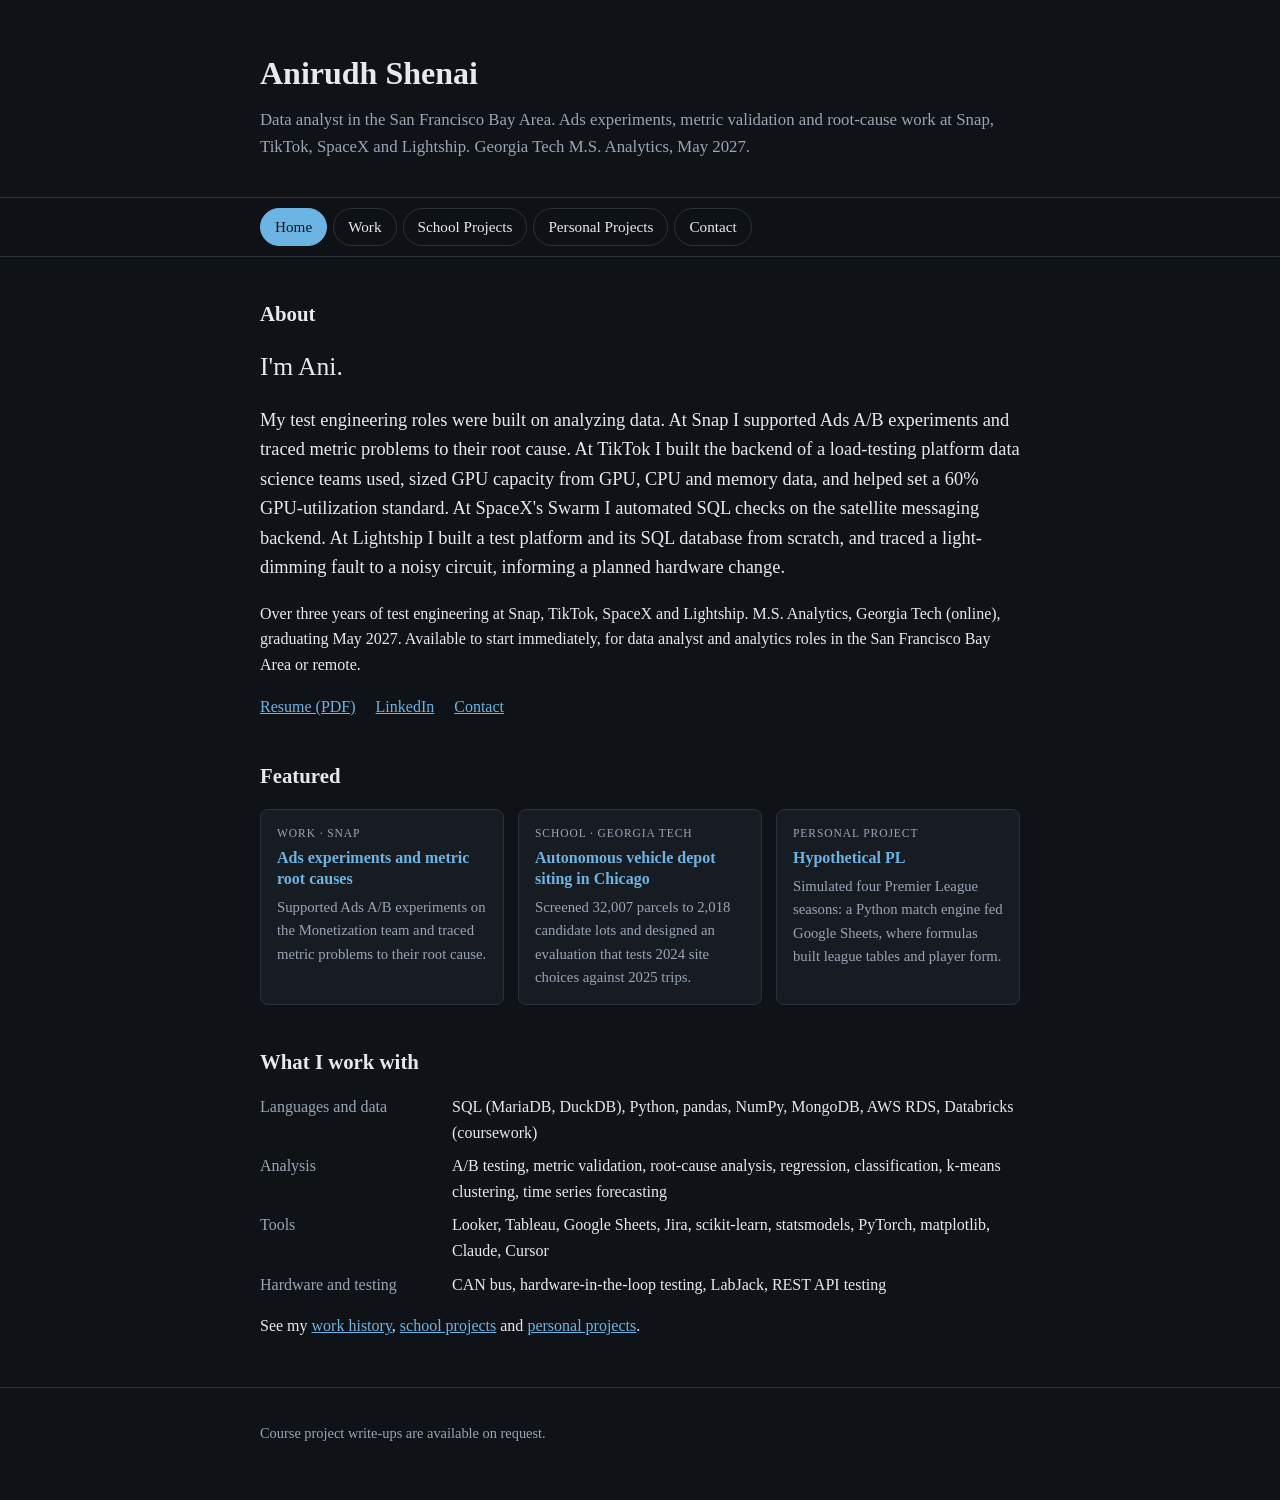
<file: index.html>
<!DOCTYPE html>
<html lang="en">
<head>
  <meta charset="utf-8">
  <meta name="viewport" content="width=device-width, initial-scale=1">
  <title>Home | Anirudh Shenai</title>
  <meta name="description" content="Anirudh Shenai: data analyst in the San Francisco Bay Area with over three years of test engineering built on data analysis at Snap, TikTok, SpaceX and Lightship.">
  <link rel="stylesheet" href="style.css">
</head>
<body>
  <header>
    <div class="wrap">
      <h1>Anirudh Shenai</h1>
      <p class="tagline">Data analyst in the San Francisco Bay Area. Ads experiments, metric validation and root-cause work at Snap, TikTok, SpaceX and Lightship. Georgia Tech M.S. Analytics, May 2027.</p>
    </div>
  </header>
  <div class="navbar">
    <div class="wrap">
      <nav aria-label="Main">
        <ul><li><a href="index.html" aria-current="page">Home</a></li><li><a href="work.html">Work</a></li><li><a href="school-projects.html">School Projects</a></li><li><a href="personal-projects.html">Personal Projects</a></li><li><a href="contact.html">Contact</a></li></ul>
      </nav>
    </div>
  </div>

  <main class="wrap">
    <section>
      <h2>About</h2>
      <div class="intro">
        <p class="hi">I'm Ani.</p>
        <p>My test engineering roles were built on analyzing data. At Snap I supported Ads A/B experiments and traced metric problems to their root cause. At TikTok I built the backend of a load-testing platform data science teams used, sized GPU capacity from GPU, CPU and memory data, and helped set a 60% GPU-utilization standard. At SpaceX's Swarm I automated SQL checks on the satellite messaging backend. At Lightship I built a test platform and its SQL database from scratch, and traced a light-dimming fault to a noisy circuit, informing a planned hardware change.</p>
      </div>
      <p>Over three years of test engineering at Snap, TikTok, SpaceX and Lightship. M.S. Analytics, Georgia Tech (online), graduating May 2027. Available to start immediately, for data analyst and analytics roles in the San Francisco Bay Area or remote.</p>
      <ul class="links quick">
        <li><a href="Anirudh_Shenai_Resume.pdf">Resume (PDF)</a></li>
        <li><a href="https://www.linkedin.com/in/aashenai">LinkedIn</a></li>
        <li><a href="contact.html">Contact</a></li>
      </ul>
    </section>
    <section>
      <h2>Featured</h2>
      <div class="featured">
        <a class="feature" href="work.html#snap">
          <span class="feature-kicker">Work &middot; Snap</span>
          <span class="feature-title">Ads experiments and metric root causes</span>
          <span class="feature-text">Supported Ads A/B experiments on the Monetization team and traced metric problems to their root cause.</span>
        </a>
        <a class="feature" href="school-projects.html#depot">
          <span class="feature-kicker">School &middot; Georgia Tech</span>
          <span class="feature-title">Autonomous vehicle depot siting in Chicago</span>
          <span class="feature-text">Screened 32,007 parcels to 2,018 candidate lots and designed an evaluation that tests 2024 site choices against 2025 trips.</span>
        </a>
        <a class="feature" href="personal-projects.html#hypothetical-pl">
          <span class="feature-kicker">Personal project</span>
          <span class="feature-title">Hypothetical PL</span>
          <span class="feature-text">Simulated four Premier League seasons: a Python match engine fed Google Sheets, where formulas built league tables and player form.</span>
        </a>
      </div>
    </section>
    <section>
      <h2>What I work with</h2>
      <dl class="skills">
        <dt>Languages and data</dt>
        <dd>SQL (MariaDB, DuckDB), Python, pandas, NumPy, MongoDB, AWS RDS, Databricks (coursework)</dd>
        <dt>Analysis</dt>
        <dd>A/B testing, metric validation, root-cause analysis, regression, classification, k-means clustering, time series forecasting</dd>
        <dt>Tools</dt>
        <dd>Looker, Tableau, Google Sheets, Jira, scikit-learn, statsmodels, PyTorch, matplotlib, Claude, Cursor</dd>
        <dt>Hardware and testing</dt>
        <dd>CAN bus, hardware-in-the-loop testing, LabJack, REST API testing</dd>
      </dl>
      <p>See my <a href="work.html">work history</a>, <a href="school-projects.html">school projects</a> and <a href="personal-projects.html">personal projects</a>.</p>
    </section>
  </main>

  <footer>
    <div class="wrap">
      <p>Course project write-ups are available on request.</p>
    </div>
  </footer>
</body>
</html>
</file>
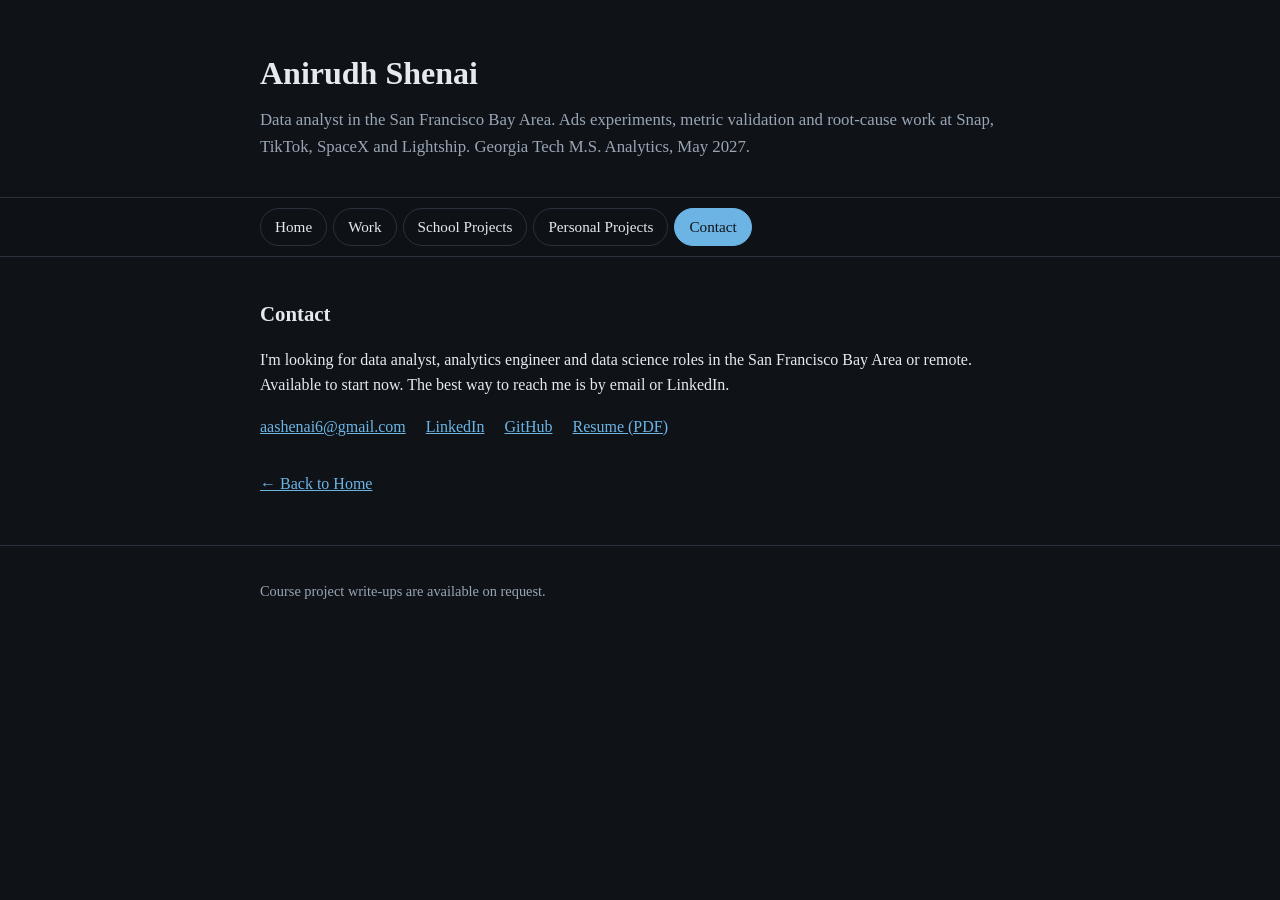
<file: contact.html>
<!DOCTYPE html>
<html lang="en">
<head>
  <meta charset="utf-8">
  <meta name="viewport" content="width=device-width, initial-scale=1">
  <title>Contact | Anirudh Shenai</title>
  <meta name="description" content="Contact Anirudh Shenai, data analyst in the San Francisco Bay Area.">
  <link rel="stylesheet" href="style.css">
</head>
<body>
  <header>
    <div class="wrap">
      <h1>Anirudh Shenai</h1>
      <p class="tagline">Data analyst in the San Francisco Bay Area. Ads experiments, metric validation and root-cause work at Snap, TikTok, SpaceX and Lightship. Georgia Tech M.S. Analytics, May 2027.</p>
    </div>
  </header>
  <div class="navbar">
    <div class="wrap">
      <nav aria-label="Main">
        <ul><li><a href="index.html">Home</a></li><li><a href="work.html">Work</a></li><li><a href="school-projects.html">School Projects</a></li><li><a href="personal-projects.html">Personal Projects</a></li><li><a href="contact.html" aria-current="page">Contact</a></li></ul>
      </nav>
    </div>
  </div>

  <main class="wrap">
    <section>
      <h2>Contact</h2>
      <p>I'm looking for data analyst, analytics engineer and data science roles in the San Francisco Bay Area or remote. Available to start now. The best way to reach me is by email or LinkedIn.</p>
      <ul class="links">
        <li><a href="mailto:aashenai6@gmail.com">aashenai6@gmail.com</a></li>
        <li><a href="https://www.linkedin.com/in/aashenai">LinkedIn</a></li>
        <li><a href="https://github.com/ani-s77">GitHub</a></li>
        <li><a href="Anirudh_Shenai_Resume.pdf">Resume (PDF)</a></li>
      </ul>
    </section>
    <p class="back"><a href="index.html">&larr; Back to Home</a></p>
  </main>

  <footer>
    <div class="wrap">
      <p>Course project write-ups are available on request.</p>
    </div>
  </footer>
</body>
</html>
</file>
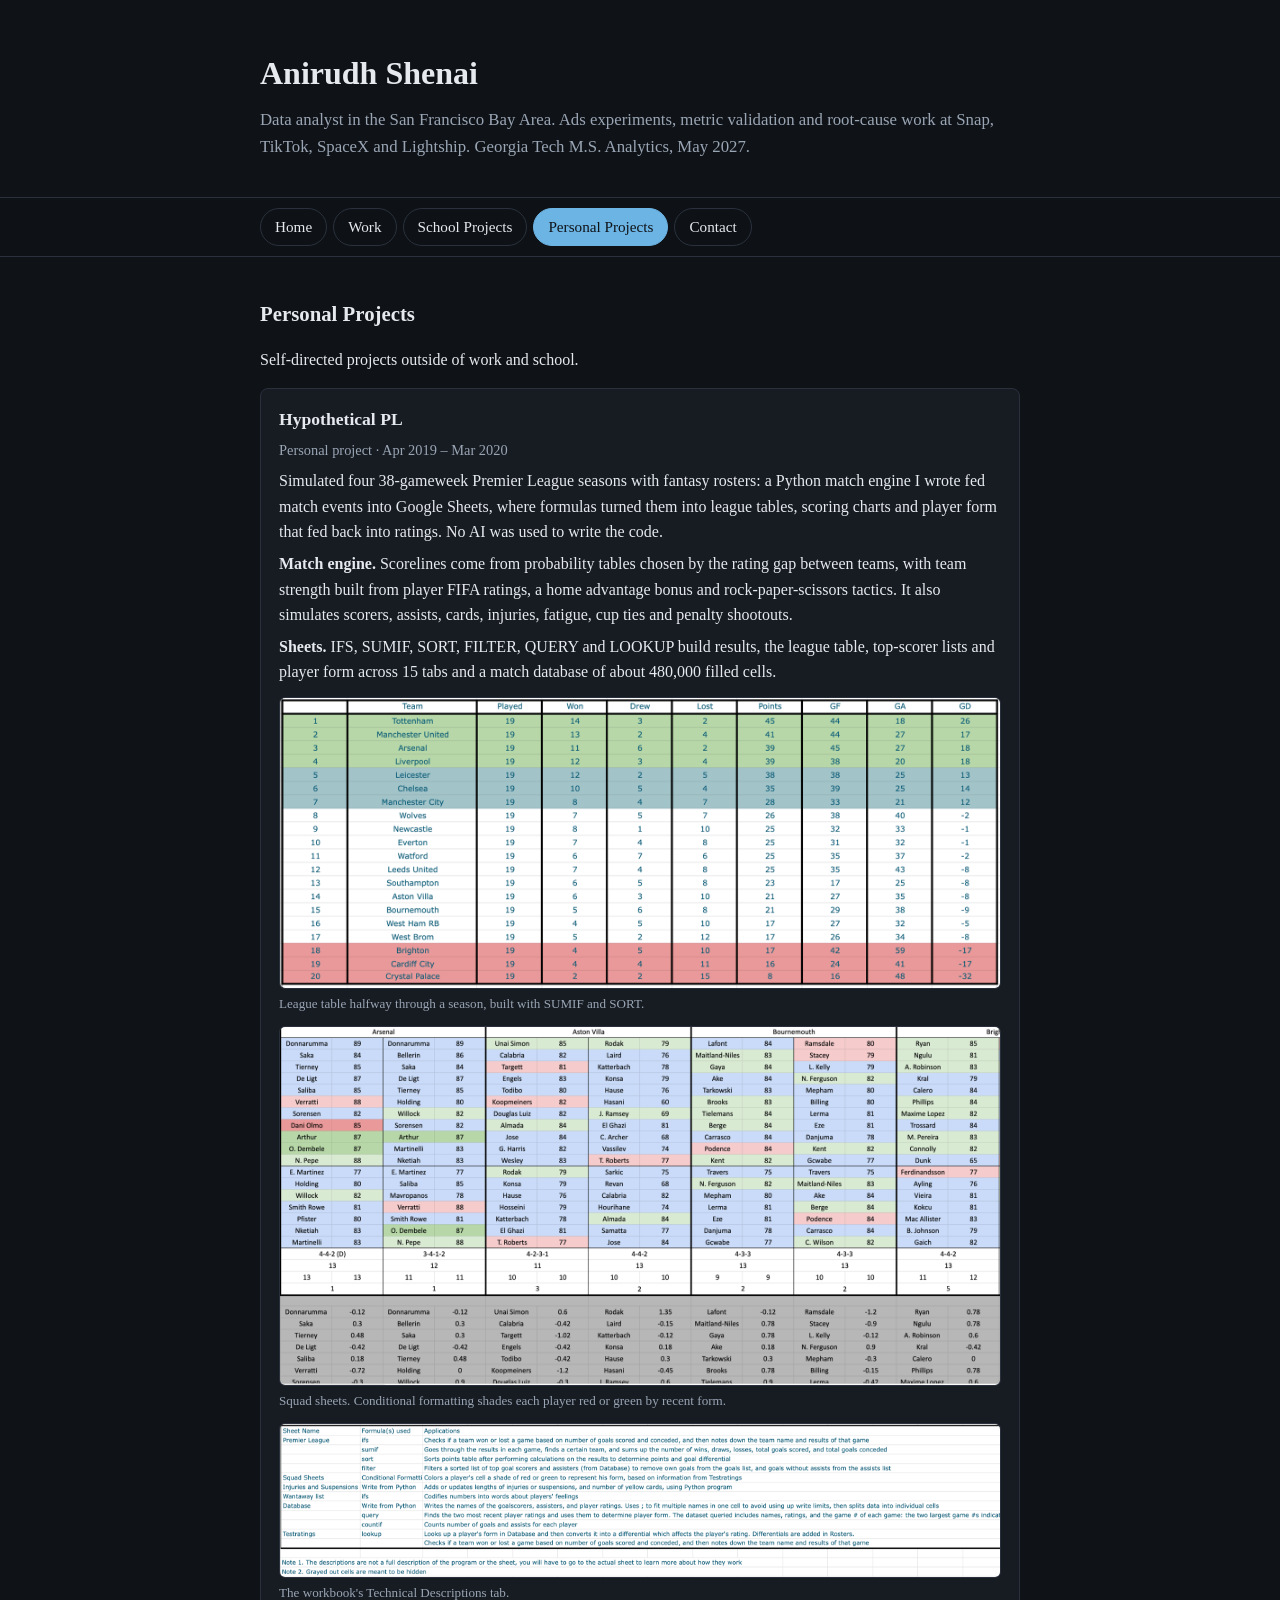
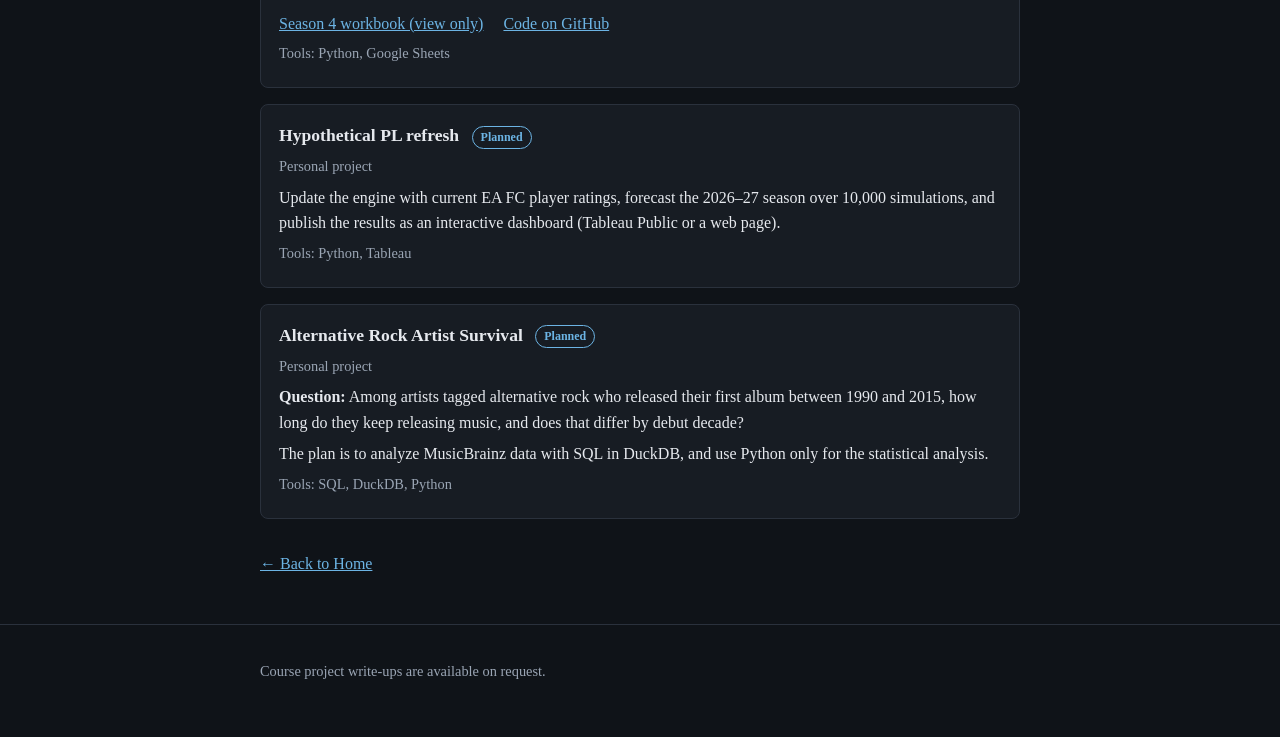
<file: personal-projects.html>
<!DOCTYPE html>
<html lang="en">
<head>
  <meta charset="utf-8">
  <meta name="viewport" content="width=device-width, initial-scale=1">
  <title>Personal Projects | Anirudh Shenai</title>
  <meta name="description" content="Personal data projects by Anirudh Shenai, data analyst in the San Francisco Bay Area.">
  <link rel="stylesheet" href="style.css">
</head>
<body>
  <header>
    <div class="wrap">
      <h1>Anirudh Shenai</h1>
      <p class="tagline">Data analyst in the San Francisco Bay Area. Ads experiments, metric validation and root-cause work at Snap, TikTok, SpaceX and Lightship. Georgia Tech M.S. Analytics, May 2027.</p>
    </div>
  </header>
  <div class="navbar">
    <div class="wrap">
      <nav aria-label="Main">
        <ul><li><a href="index.html">Home</a></li><li><a href="work.html">Work</a></li><li><a href="school-projects.html">School Projects</a></li><li><a href="personal-projects.html" aria-current="page">Personal Projects</a></li><li><a href="contact.html">Contact</a></li></ul>
      </nav>
    </div>
  </div>

  <main class="wrap">
    <section>
      <h2>Personal Projects</h2>
      <p>Self-directed projects outside of work and school.</p>

      <article class="project" id="hypothetical-pl">
        <h3>Hypothetical PL</h3>
        <p class="meta">Personal project &middot; Apr 2019 &ndash; Mar 2020</p>
        <p>Simulated four 38-gameweek Premier League seasons with fantasy rosters: a Python match engine I wrote fed match events into Google Sheets, where formulas turned them into league tables, scoring charts and player form that fed back into ratings. No AI was used to write the code.</p>
        <p><strong>Match engine.</strong> Scorelines come from probability tables chosen by the rating gap between teams, with team strength built from player FIFA ratings, a home advantage bonus and rock-paper-scissors tactics. It also simulates scorers, assists, cards, injuries, fatigue, cup ties and penalty shootouts.</p>
        <p><strong>Sheets.</strong> IFS, SUMIF, SORT, FILTER, QUERY and LOOKUP build results, the league table, top-scorer lists and player form across 15 tabs and a match database of about 480,000 filled cells.</p>
        <figure class="figure shot"><img src="img/hpl-league-table.png" alt="Simulated Premier League table at the halfway point, with places, wins, draws, losses, points and goal difference" loading="lazy"><figcaption>League table halfway through a season, built with SUMIF and SORT.</figcaption></figure>
        <figure class="figure shot"><img src="img/hpl-squad-form.png" alt="Squad sheets for several teams with player ratings, cells shaded red or green by form" loading="lazy"><figcaption>Squad sheets. Conditional formatting shades each player red or green by recent form.</figcaption></figure>
        <figure class="figure shot"><img src="img/hpl-technical-descriptions.png" alt="Technical Descriptions tab listing each sheet, the formulas it uses and what they do" loading="lazy"><figcaption>The workbook's Technical Descriptions tab.</figcaption></figure>
        <ul class="links">
          <li><a href="https://docs.google.com/spreadsheets/d/1QxcviNd2_41C7n80YJP0qMjTAd_sKYSXLIig0c9iI7s/edit?usp=sharing">Season 4 workbook (view only)</a></li>
          <li><a href="https://github.com/ani-s77/soccer">Code on GitHub</a></li>
        </ul>
        <p class="tools">Tools: Python, Google Sheets</p>
      </article>

      <article class="project" id="hypothetical-pl-refresh">
        <h3>Hypothetical PL refresh <span class="status">Planned</span></h3>
        <p class="meta">Personal project</p>
        <p>Update the engine with current EA FC player ratings, forecast the 2026&ndash;27 season over 10,000 simulations, and publish the results as an interactive dashboard (Tableau Public or a web page).</p>
        <p class="tools">Tools: Python, Tableau</p>
      </article>

      <article class="project">
        <h3>Alternative Rock Artist Survival <span class="status">Planned</span></h3>
        <p class="meta">Personal project</p>
        <p><strong>Question:</strong> Among artists tagged alternative rock who released their first album between 1990 and 2015, how long do they keep releasing music, and does that differ by debut decade?</p>
        <p>The plan is to analyze MusicBrainz data with SQL in DuckDB, and use Python only for the statistical analysis.</p>
        <p class="tools">Tools: SQL, DuckDB, Python</p>
      </article>
    </section>
    <p class="back"><a href="index.html">&larr; Back to Home</a></p>
  </main>

  <footer>
    <div class="wrap">
      <p>Course project write-ups are available on request.</p>
    </div>
  </footer>
</body>
</html>
</file>
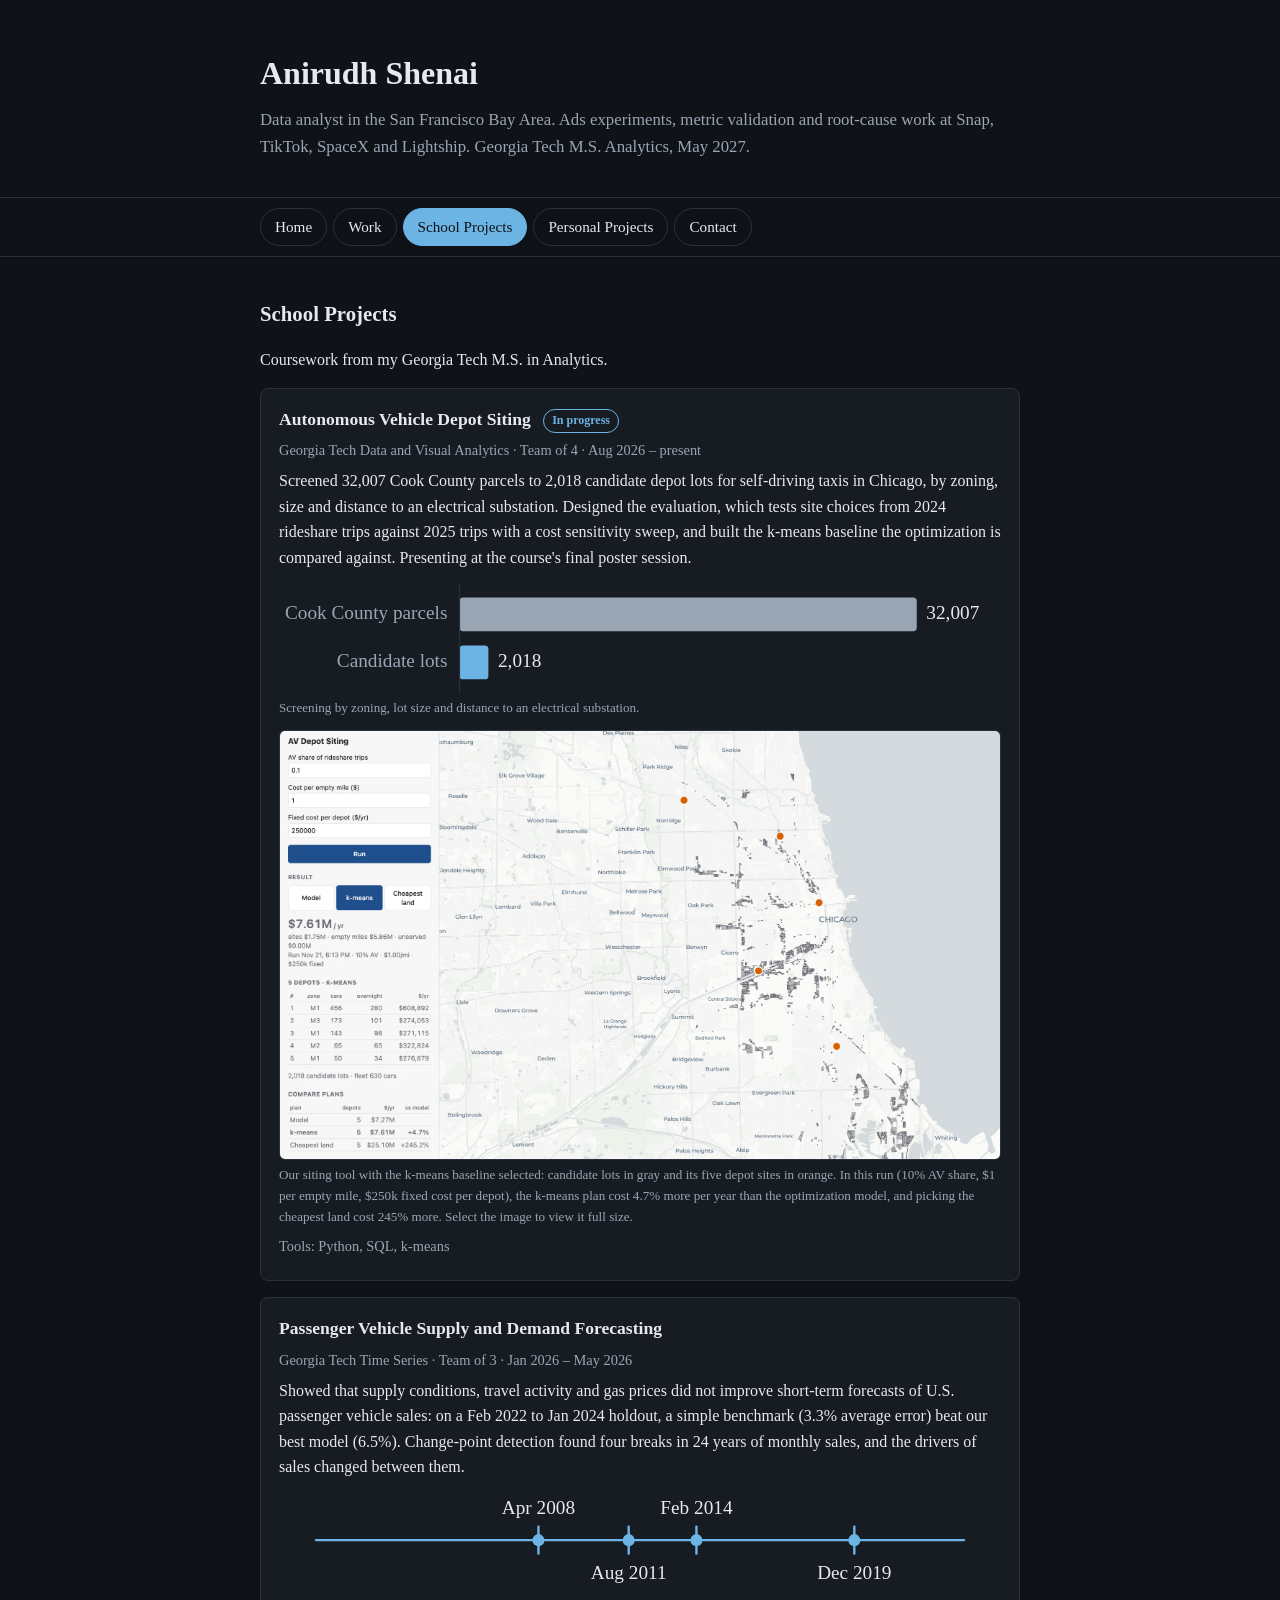
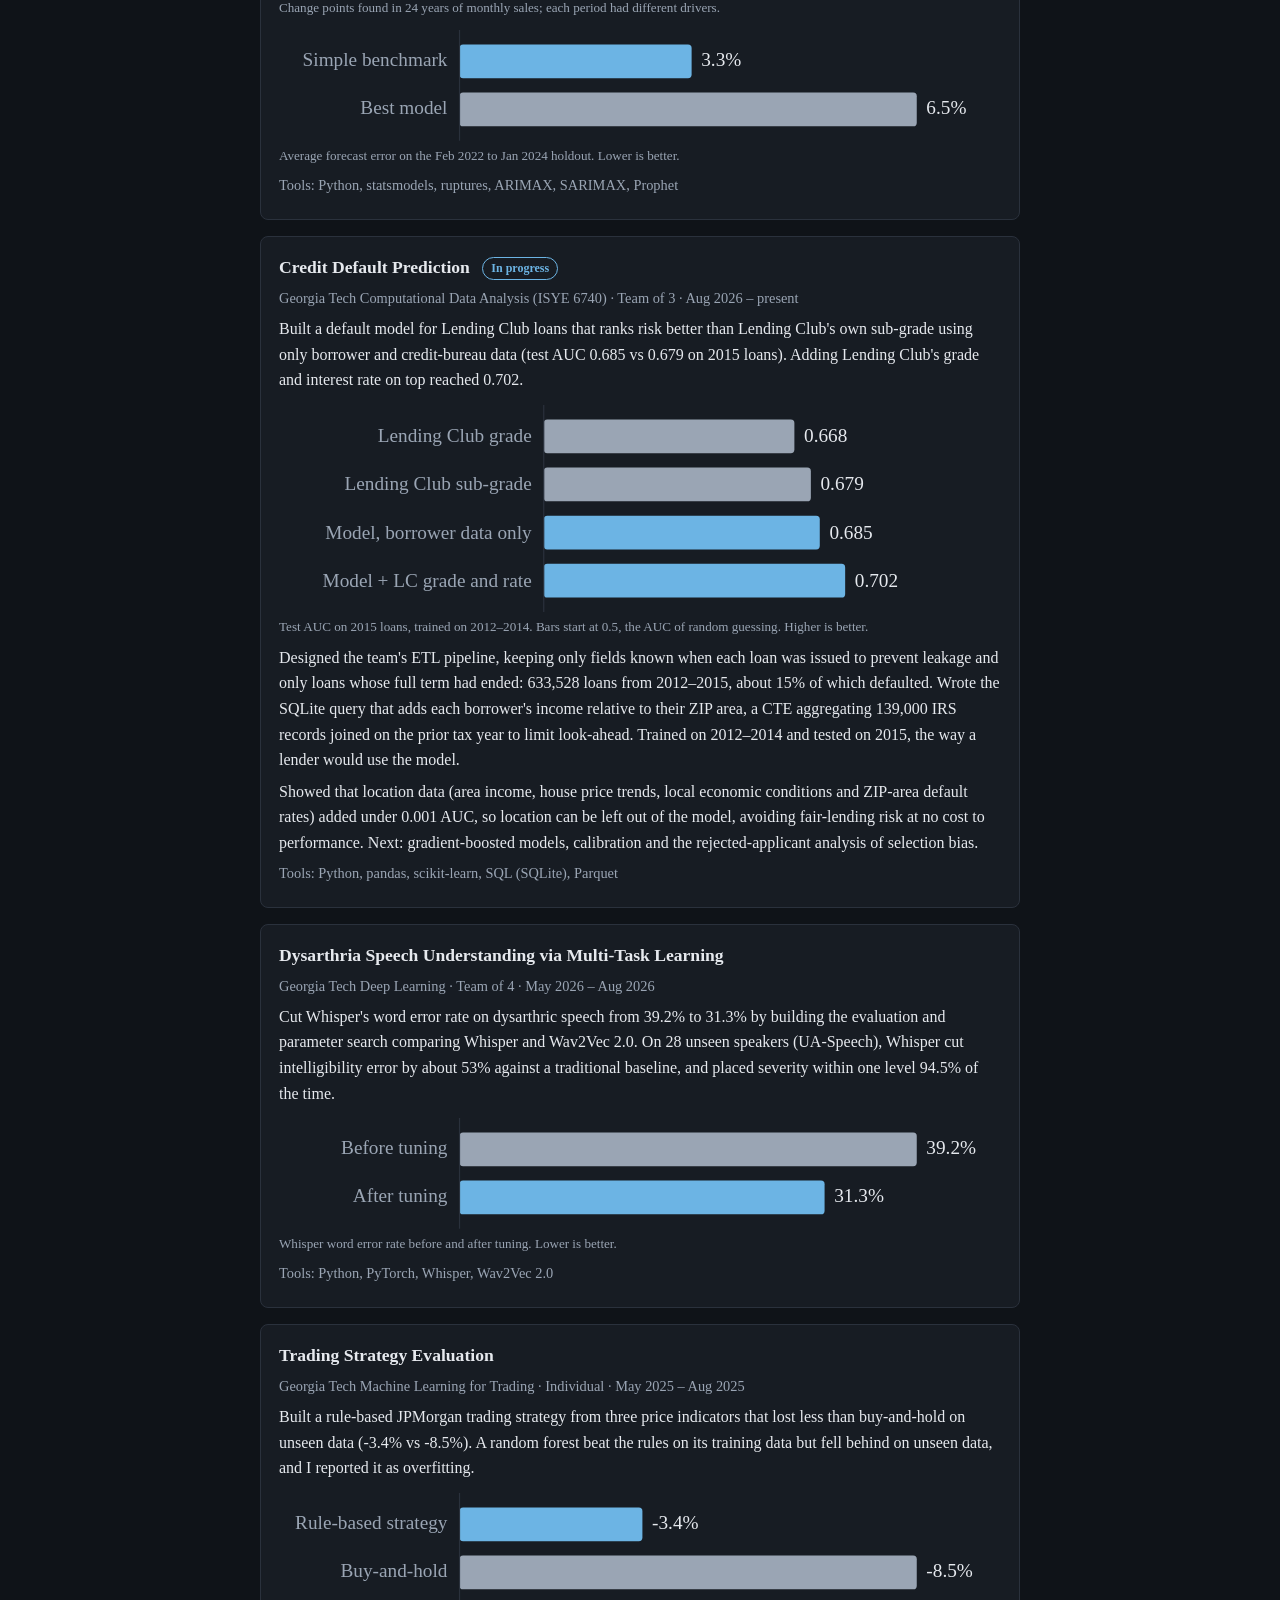
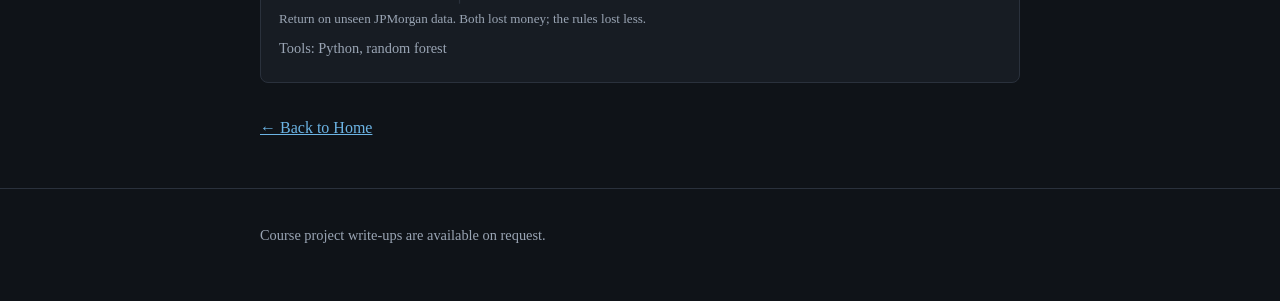
<file: school-projects.html>
<!DOCTYPE html>
<html lang="en">
<head>
  <meta charset="utf-8">
  <meta name="viewport" content="width=device-width, initial-scale=1">
  <title>School Projects | Anirudh Shenai</title>
  <meta name="description" content="Georgia Tech M.S. Analytics course projects by Anirudh Shenai, data analyst in the San Francisco Bay Area.">
  <link rel="stylesheet" href="style.css">
</head>
<body>
  <header>
    <div class="wrap">
      <h1>Anirudh Shenai</h1>
      <p class="tagline">Data analyst in the San Francisco Bay Area. Ads experiments, metric validation and root-cause work at Snap, TikTok, SpaceX and Lightship. Georgia Tech M.S. Analytics, May 2027.</p>
    </div>
  </header>
  <div class="navbar">
    <div class="wrap">
      <nav aria-label="Main">
        <ul><li><a href="index.html">Home</a></li><li><a href="work.html">Work</a></li><li><a href="school-projects.html" aria-current="page">School Projects</a></li><li><a href="personal-projects.html">Personal Projects</a></li><li><a href="contact.html">Contact</a></li></ul>
      </nav>
    </div>
  </div>

  <main class="wrap">
    <section>
      <h2>School Projects</h2>
      <p>Coursework from my Georgia Tech M.S. in Analytics.</p>

      <article class="project" id="depot">
        <h3>Autonomous Vehicle Depot Siting <span class="status">In progress</span></h3>
        <p class="meta">Georgia Tech Data and Visual Analytics &middot; Team of 4 &middot; Aug 2026 &ndash; present</p>
        <p>Screened 32,007 Cook County parcels to 2,018 candidate depot lots for self-driving taxis in Chicago, by zoning, size and distance to an electrical substation. Designed the evaluation, which tests site choices from 2024 rideshare trips against 2025 trips with a cost sensitivity sweep, and built the k-means baseline the optimization is compared against. Presenting at the course's final poster session.</p>
        <figure class="figure"><svg viewBox="0 0 600 92" role="img" aria-label="Parcels screened to candidate depot lots"><title>Parcels screened to candidate depot lots</title><text class="lbl" x="140" y="30.0" text-anchor="end">Cook County parcels</text><rect class="bar" x="150" y="12" width="380.0" height="28" rx="3"/><text class="val" x="538.0" y="30.0">32,007</text><text class="lbl" x="140" y="70.0" text-anchor="end">Candidate lots</text><rect class="bar-hi" x="150" y="52" width="24.0" height="28" rx="3"/><text class="val" x="182.0" y="70.0">2,018</text><line class="ax" x1="150" x2="150" y1="0" y2="92"/></svg><figcaption>Screening by zoning, lot size and distance to an electrical substation.</figcaption></figure>
        <figure class="figure shot"><a href="img/depot-siting-tool.webp"><img src="img/depot-siting-tool.webp" alt="Depot siting tool showing candidate lots across Chicago in gray, five k-means depot sites in orange, and a cost comparison of the model, k-means and cheapest-land plans" loading="lazy"></a><figcaption>Our siting tool with the k-means baseline selected: candidate lots in gray and its five depot sites in orange. In this run (10% AV share, $1 per empty mile, $250k fixed cost per depot), the k-means plan cost 4.7% more per year than the optimization model, and picking the cheapest land cost 245% more. Select the image to view it full size.</figcaption></figure>
        <p class="tools">Tools: Python, SQL, k-means</p>
      </article>

      <article class="project" id="forecasting">
        <h3>Passenger Vehicle Supply and Demand Forecasting</h3>
        <p class="meta">Georgia Tech Time Series &middot; Team of 3 &middot; Jan 2026 &ndash; May 2026</p>
        <p>Showed that supply conditions, travel activity and gas prices did not improve short-term forecasts of U.S. passenger vehicle sales: on a Feb 2022 to Jan 2024 holdout, a simple benchmark (3.3% average error) beat our best model (6.5%). Change-point detection found four breaks in 24 years of monthly sales, and the drivers of sales changed between them.</p>
        <figure class="figure"><svg viewBox="0 0 600 84" role="img" aria-label="Four change points in 24 years of monthly U.S. vehicle sales"><title>Four change points in monthly U.S. vehicle sales</title><line class="line" x1="30" x2="570" y1="40" y2="40" stroke-width="2"/><line class="line" x1="215.6" x2="215.6" y1="28" y2="52" stroke-width="2"/><circle cx="215.6" cy="40" r="5" class="bar-hi"/><text class="val" x="215.6" y="18" text-anchor="middle">Apr 2008</text><line class="line" x1="290.6" x2="290.6" y1="28" y2="52" stroke-width="2"/><circle cx="290.6" cy="40" r="5" class="bar-hi"/><text class="val" x="290.6" y="72" text-anchor="middle">Aug 2011</text><line class="line" x1="346.9" x2="346.9" y1="28" y2="52" stroke-width="2"/><circle cx="346.9" cy="40" r="5" class="bar-hi"/><text class="val" x="346.9" y="18" text-anchor="middle">Feb 2014</text><line class="line" x1="478.1" x2="478.1" y1="28" y2="52" stroke-width="2"/><circle cx="478.1" cy="40" r="5" class="bar-hi"/><text class="val" x="478.1" y="72" text-anchor="middle">Dec 2019</text></svg><figcaption>Change points found in 24 years of monthly sales; each period had different drivers.</figcaption></figure>
        <figure class="figure"><svg viewBox="0 0 600 92" role="img" aria-label="Average holdout error, Feb 2022 to Jan 2024"><title>Average holdout error, Feb 2022 to Jan 2024</title><text class="lbl" x="140" y="30.0" text-anchor="end">Simple benchmark</text><rect class="bar-hi" x="150" y="12" width="192.9" height="28" rx="3"/><text class="val" x="350.9" y="30.0">3.3%</text><text class="lbl" x="140" y="70.0" text-anchor="end">Best model</text><rect class="bar" x="150" y="52" width="380.0" height="28" rx="3"/><text class="val" x="538.0" y="70.0">6.5%</text><line class="ax" x1="150" x2="150" y1="0" y2="92"/></svg><figcaption>Average forecast error on the Feb 2022 to Jan 2024 holdout. Lower is better.</figcaption></figure>
        <p class="tools">Tools: Python, statsmodels, ruptures, ARIMAX, SARIMAX, Prophet</p>
      </article>

      <article class="project" id="credit">
        <h3>Credit Default Prediction <span class="status">In progress</span></h3>
        <p class="meta">Georgia Tech Computational Data Analysis (ISYE 6740) &middot; Team of 3 &middot; Aug 2026 &ndash; present</p>
        <p>Built a default model for Lending Club loans that ranks risk better than Lending Club's own sub-grade using only borrower and credit-bureau data (test AUC 0.685 vs 0.679 on 2015 loans). Adding Lending Club's grade and interest rate on top reached 0.702.</p>
        <figure class="figure"><svg viewBox="0 0 600 172" role="img" aria-label="Test AUC on 2015 loans: Lending Club grade 0.668, sub-grade 0.679, model without Lending Club grade 0.685, model with it 0.702"><title>Test AUC on 2015 loans</title><text class="lbl" x="210" y="31.0" text-anchor="end">Lending Club grade</text><rect class="bar" x="220" y="12" width="208.3" height="28" rx="3"/><text class="val" x="436.3" y="31.0">0.668</text><text class="lbl" x="210" y="71.0" text-anchor="end">Lending Club sub-grade</text><rect class="bar" x="220" y="52" width="222.0" height="28" rx="3"/><text class="val" x="450.0" y="71.0">0.679</text><text class="lbl" x="210" y="111.0" text-anchor="end">Model, borrower data only</text><rect class="bar-hi" x="220" y="92" width="229.4" height="28" rx="3"/><text class="val" x="457.4" y="111.0">0.685</text><text class="lbl" x="210" y="151.0" text-anchor="end">Model + LC grade and rate</text><rect class="bar-hi" x="220" y="132" width="250.5" height="28" rx="3"/><text class="val" x="478.5" y="151.0">0.702</text><line class="ax" x1="220" x2="220" y1="0" y2="172"/></svg><figcaption>Test AUC on 2015 loans, trained on 2012&ndash;2014. Bars start at 0.5, the AUC of random guessing. Higher is better.</figcaption></figure>
        <p>Designed the team's ETL pipeline, keeping only fields known when each loan was issued to prevent leakage and only loans whose full term had ended: 633,528 loans from 2012&ndash;2015, about 15% of which defaulted. Wrote the SQLite query that adds each borrower's income relative to their ZIP area, a CTE aggregating 139,000 IRS records joined on the prior tax year to limit look-ahead. Trained on 2012&ndash;2014 and tested on 2015, the way a lender would use the model.</p>
        <p>Showed that location data (area income, house price trends, local economic conditions and ZIP-area default rates) added under 0.001 AUC, so location can be left out of the model, avoiding fair-lending risk at no cost to performance. Next: gradient-boosted models, calibration and the rejected-applicant analysis of selection bias.</p>
        <p class="tools">Tools: Python, pandas, scikit-learn, SQL (SQLite), Parquet</p>
      </article>

      <article class="project" id="dysarthria">
        <h3>Dysarthria Speech Understanding via Multi-Task Learning</h3>
        <p class="meta">Georgia Tech Deep Learning &middot; Team of 4 &middot; May 2026 &ndash; Aug 2026</p>
        <p>Cut Whisper's word error rate on dysarthric speech from 39.2% to 31.3% by building the evaluation and parameter search comparing Whisper and Wav2Vec 2.0. On 28 unseen speakers (UA-Speech), Whisper cut intelligibility error by about 53% against a traditional baseline, and placed severity within one level 94.5% of the time.</p>
        <figure class="figure"><svg viewBox="0 0 600 92" role="img" aria-label="Whisper word error rate before and after tuning"><title>Whisper word error rate before and after tuning</title><text class="lbl" x="140" y="30.0" text-anchor="end">Before tuning</text><rect class="bar" x="150" y="12" width="380.0" height="28" rx="3"/><text class="val" x="538.0" y="30.0">39.2%</text><text class="lbl" x="140" y="70.0" text-anchor="end">After tuning</text><rect class="bar-hi" x="150" y="52" width="303.4" height="28" rx="3"/><text class="val" x="461.4" y="70.0">31.3%</text><line class="ax" x1="150" x2="150" y1="0" y2="92"/></svg><figcaption>Whisper word error rate before and after tuning. Lower is better.</figcaption></figure>
        <p class="tools">Tools: Python, PyTorch, Whisper, Wav2Vec 2.0</p>
      </article>

      <article class="project" id="trading">
        <h3>Trading Strategy Evaluation</h3>
        <p class="meta">Georgia Tech Machine Learning for Trading &middot; Individual &middot; May 2025 &ndash; Aug 2025</p>
        <p>Built a rule-based JPMorgan trading strategy from three price indicators that lost less than buy-and-hold on unseen data (-3.4% vs -8.5%). A random forest beat the rules on its training data but fell behind on unseen data, and I reported it as overfitting.</p>
        <figure class="figure"><svg viewBox="0 0 600 92" role="img" aria-label="Return on unseen data"><title>Return on unseen data</title><text class="lbl" x="140" y="30.0" text-anchor="end">Rule-based strategy</text><rect class="bar-hi" x="150" y="12" width="152.0" height="28" rx="3"/><text class="val" x="310.0" y="30.0">-3.4%</text><text class="lbl" x="140" y="70.0" text-anchor="end">Buy-and-hold</text><rect class="bar" x="150" y="52" width="380.0" height="28" rx="3"/><text class="val" x="538.0" y="70.0">-8.5%</text><line class="ax" x1="150" x2="150" y1="0" y2="92"/></svg><figcaption>Return on unseen JPMorgan data. Both lost money; the rules lost less.</figcaption></figure>
        <p class="tools">Tools: Python, random forest</p>
      </article>
    </section>
    <p class="back"><a href="index.html">&larr; Back to Home</a></p>
  </main>

  <footer>
    <div class="wrap">
      <p>Course project write-ups are available on request.</p>
    </div>
  </footer>
</body>
</html>
</file>
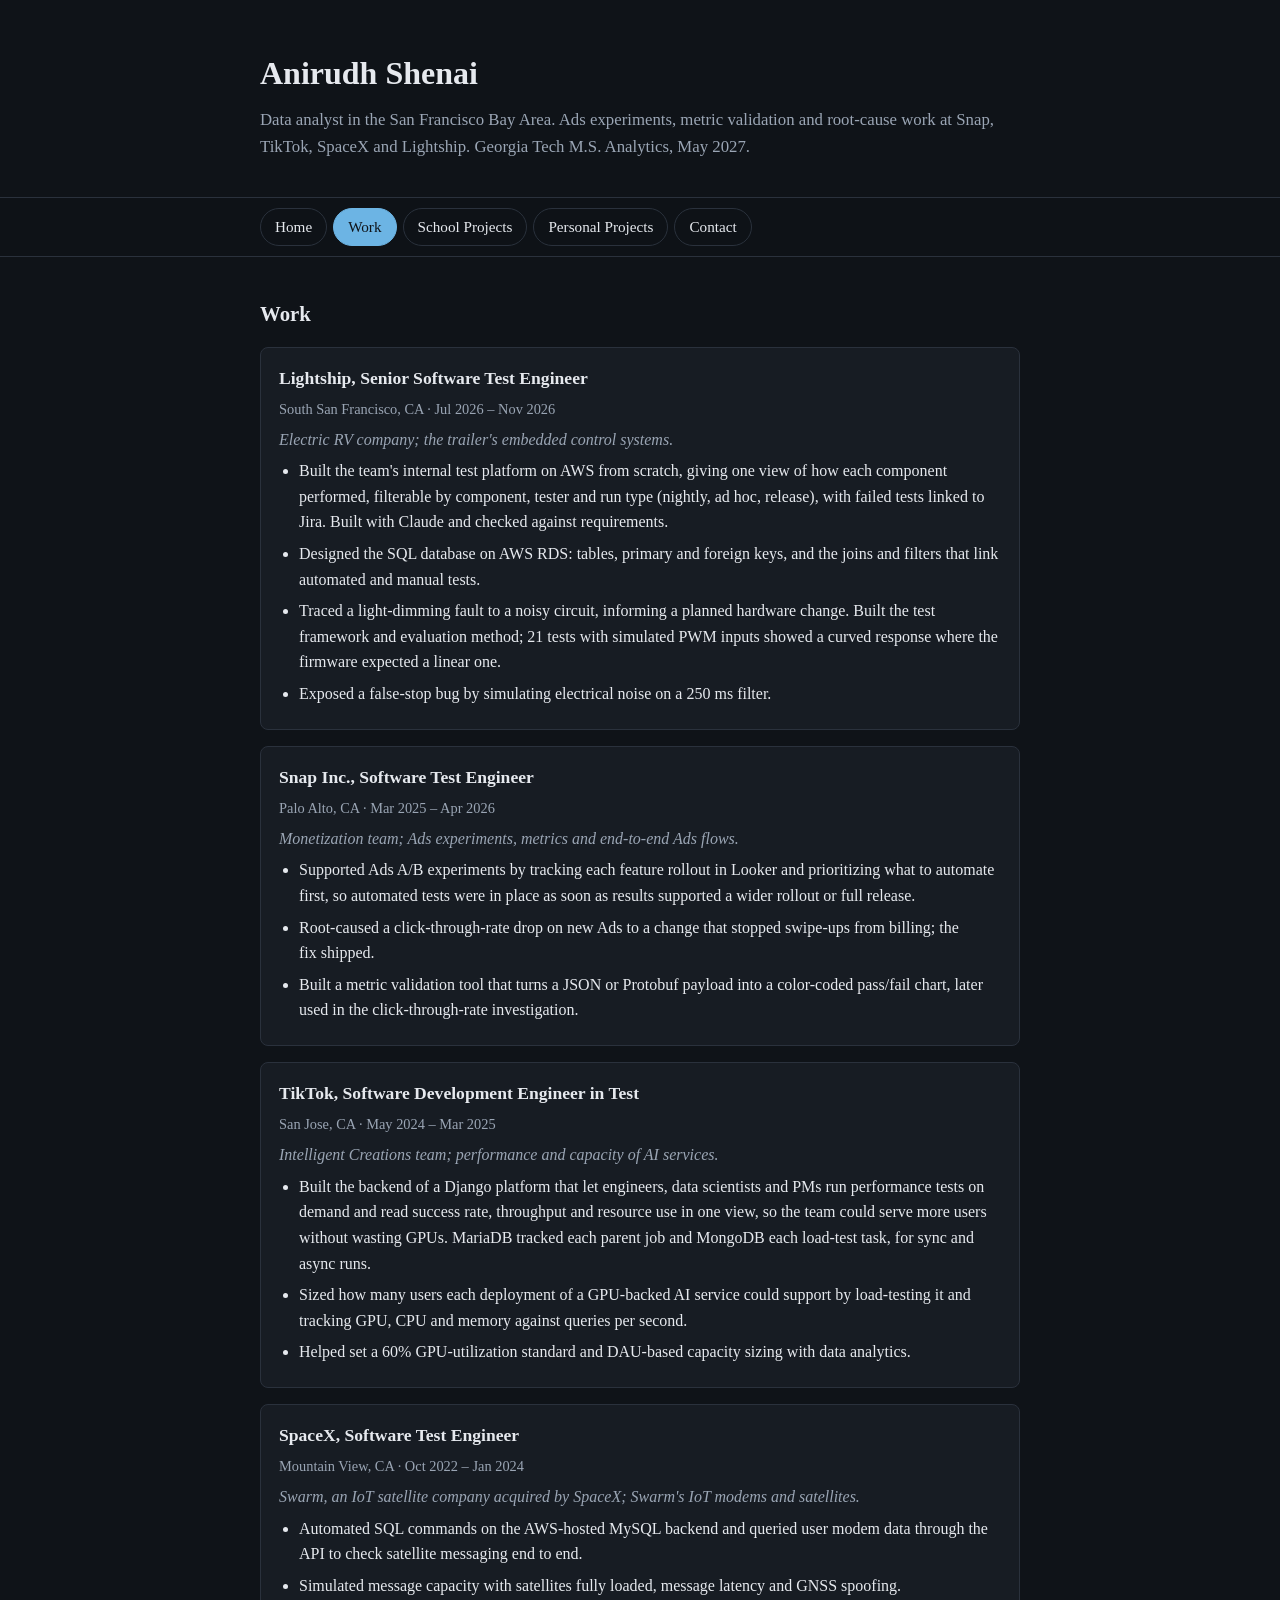
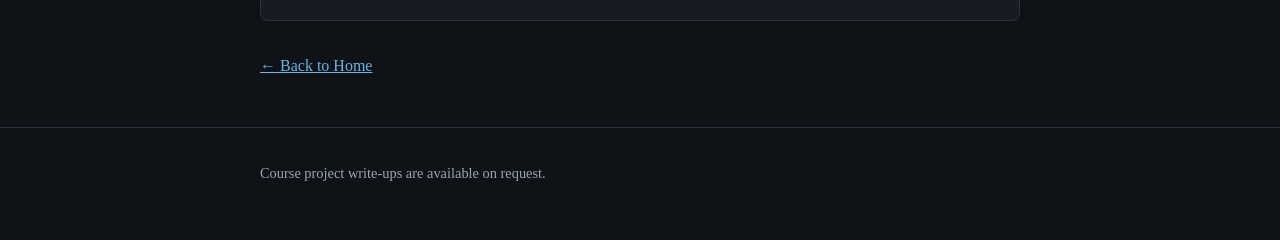
<file: work.html>
<!DOCTYPE html>
<html lang="en">
<head>
  <meta charset="utf-8">
  <meta name="viewport" content="width=device-width, initial-scale=1">
  <title>Work | Anirudh Shenai</title>
  <meta name="description" content="Work history of Anirudh Shenai: Lightship, Snap, TikTok and SpaceX (Swarm).">
  <link rel="stylesheet" href="style.css">
</head>
<body>
  <header>
    <div class="wrap">
      <h1>Anirudh Shenai</h1>
      <p class="tagline">Data analyst in the San Francisco Bay Area. Ads experiments, metric validation and root-cause work at Snap, TikTok, SpaceX and Lightship. Georgia Tech M.S. Analytics, May 2027.</p>
    </div>
  </header>
  <div class="navbar">
    <div class="wrap">
      <nav aria-label="Main">
        <ul><li><a href="index.html">Home</a></li><li><a href="work.html" aria-current="page">Work</a></li><li><a href="school-projects.html">School Projects</a></li><li><a href="personal-projects.html">Personal Projects</a></li><li><a href="contact.html">Contact</a></li></ul>
      </nav>
    </div>
  </div>

  <main class="wrap">
    <section>
      <h2>Work</h2>
      <article class="project job" id="lightship">
        <h3>Lightship, Senior Software Test Engineer</h3>
        <p class="meta">South San Francisco, CA &middot; Jul 2026 &ndash; Nov 2026</p>
        <p class="blurb">Electric RV company; the trailer's embedded control systems.</p>
        <ul>
          <li>Built the team's internal test platform on AWS from scratch, giving one view of how each component performed, filterable by component, tester and run type (nightly, ad hoc, release), with failed tests linked to Jira. Built with Claude and checked against requirements.</li>
          <li>Designed the SQL database on AWS RDS: tables, primary and foreign keys, and the joins and filters that link automated and manual tests.</li>
          <li>Traced a light-dimming fault to a noisy circuit, informing a planned hardware change. Built the test framework and evaluation method; 21 tests with simulated PWM inputs showed a curved response where the firmware expected a linear one.</li>
          <li>Exposed a false-stop bug by simulating electrical noise on a 250 ms filter.</li>
        </ul>
      </article>

      <article class="project job" id="snap">
        <h3>Snap Inc., Software Test Engineer</h3>
        <p class="meta">Palo Alto, CA &middot; Mar 2025 &ndash; Apr 2026</p>
        <p class="blurb">Monetization team; Ads experiments, metrics and end-to-end Ads flows.</p>
        <ul>
          <li>Supported Ads A/B experiments by tracking each feature rollout in Looker and prioritizing what to automate first, so automated tests were in place as soon as results supported a wider rollout or full release.</li>
          <li>Root-caused a click-through-rate drop on new Ads to a change that stopped swipe-ups from billing; the fix shipped.</li>
          <li>Built a metric validation tool that turns a JSON or Protobuf payload into a color-coded pass/fail chart, later used in the click-through-rate investigation.</li>
        </ul>
      </article>

      <article class="project job" id="tiktok">
        <h3>TikTok, Software Development Engineer in Test</h3>
        <p class="meta">San Jose, CA &middot; May 2024 &ndash; Mar 2025</p>
        <p class="blurb">Intelligent Creations team; performance and capacity of AI services.</p>
        <ul>
          <li>Built the backend of a Django platform that let engineers, data scientists and PMs run performance tests on demand and read success rate, throughput and resource use in one view, so the team could serve more users without wasting GPUs. MariaDB tracked each parent job and MongoDB each load-test task, for sync and async runs.</li>
          <li>Sized how many users each deployment of a GPU-backed AI service could support by load-testing it and tracking GPU, CPU and memory against queries per second.</li>
          <li>Helped set a 60% GPU-utilization standard and DAU-based capacity sizing with data analytics.</li>
        </ul>
      </article>

      <article class="project job" id="spacex">
        <h3>SpaceX, Software Test Engineer</h3>
        <p class="meta">Mountain View, CA &middot; Oct 2022 &ndash; Jan 2024</p>
        <p class="blurb">Swarm, an IoT satellite company acquired by SpaceX; Swarm's IoT modems and satellites.</p>
        <ul>
          <li>Automated SQL commands on the AWS-hosted MySQL backend and queried user modem data through the API to check satellite messaging end to end.</li>
          <li>Simulated message capacity with satellites fully loaded, message latency and GNSS spoofing.</li>
        </ul>
      </article>
    </section>
    <p class="back"><a href="index.html">&larr; Back to Home</a></p>
  </main>

  <footer>
    <div class="wrap">
      <p>Course project write-ups are available on request.</p>
    </div>
  </footer>
</body>
</html>
</file>
<file: style.css>
:root {
  --text: #e6e9ee;
  --muted: #9aa5b4;
  --line: #2a313c;
  --bg: #0f1318;
  --card: #171c23;
  --accent: #6cb4e4;
}

* { box-sizing: border-box; }

body {
  margin: 0;
  font-family: Georgia, "Times New Roman", serif;
  color: var(--text);
  background: var(--bg);
  line-height: 1.6;
  color-scheme: dark;
}

.wrap {
  max-width: 800px;
  margin: 0 auto;
  padding: 0 20px;
}

header {
  padding: 48px 0 20px;
}

h1 { margin: 0 0 8px; font-size: 2rem; }
h2 { margin: 40px 0 16px; font-size: 1.3rem; }
h3 { margin: 0 0 4px; font-size: 1.1rem; }

.tagline { margin: 0 0 16px; color: var(--muted); font-size: 1.05rem; }

.links { display: flex; flex-wrap: wrap; gap: 8px 20px; padding: 0; margin: 0; list-style: none; }

a { color: var(--accent); }

.project {
  background: var(--card);
  border: 1px solid var(--line);
  border-radius: 8px;
  padding: 16px 18px;
  margin-bottom: 16px;
}

.meta { margin: 0 0 8px; color: var(--muted); font-size: 0.9rem; }

.status {
  display: inline-block;
  margin-left: 8px;
  padding: 1px 8px;
  border: 1px solid var(--accent);
  border-radius: 999px;
  color: var(--accent);
  font-size: 0.75rem;
  vertical-align: middle;
}

.project p { margin: 6px 0; }
.project .tools { color: var(--muted); font-size: 0.9rem; }

footer {
  margin-top: 48px;
  padding: 20px 0 40px;
  border-top: 1px solid var(--line);
  color: var(--muted);
  font-size: 0.9rem;
}

@media (max-width: 480px) {
  h1 { font-size: 1.6rem; }
  header { padding-top: 32px; }
}

/* Navigation */
nav { margin-top: 20px; }
nav ul { display: flex; flex-wrap: wrap; gap: 4px 6px; padding: 0; margin: 0; list-style: none; }
nav a {
  display: block;
  padding: 6px 14px;
  border: 1px solid var(--line);
  border-radius: 999px;
  color: var(--text);
  text-decoration: none;
  font-size: 0.95rem;
}
nav a:hover { border-color: var(--accent); color: var(--accent); }
nav a[aria-current="page"] { background: var(--accent); border-color: var(--accent); color: #0f1318; }

.job ul { margin: 6px 0 0; padding-left: 20px; }
.job li { margin-bottom: 6px; }
.job .blurb { margin: 0 0 6px; color: var(--muted); font-style: italic; }

a:hover { color: #9ccdf0; }
.intro { font-size: 1.15rem; }
.intro .hi { font-size: 1.6rem; margin: 0 0 12px; }

/* Sticky navigation + back link */
.navbar {
  position: sticky;
  top: 0;
  z-index: 10;
  background: rgba(15, 19, 24, 0.92);
  backdrop-filter: blur(6px);
  border-top: 1px solid var(--line);
  border-bottom: 1px solid var(--line);
}
.navbar nav { margin: 0; padding: 10px 0; }
.back { margin: 32px 0 0; }

/* Home: quick links, featured cards, skills */
.quick { margin-top: 16px; }
.featured { display: grid; grid-template-columns: repeat(3, 1fr); gap: 14px; }
.feature {
  display: flex;
  flex-direction: column;
  gap: 6px;
  padding: 14px 16px;
  background: var(--card);
  border: 1px solid var(--line);
  border-radius: 8px;
  color: var(--text);
  text-decoration: none;
}
.feature:hover { border-color: var(--accent); color: var(--text); }
.feature-kicker { color: var(--muted); font-size: 0.72rem; letter-spacing: 0.08em; text-transform: uppercase; }
.feature-title { color: var(--accent); font-weight: bold; line-height: 1.3; }
.feature-text { font-size: 0.92rem; color: var(--muted); }
@media (max-width: 640px) { .featured { grid-template-columns: 1fr; } }

.skills { display: grid; grid-template-columns: 11rem 1fr; gap: 8px 16px; margin: 0 0 12px; }
.skills dt { color: var(--muted); }
.skills dd { margin: 0; }
@media (max-width: 480px) { .skills { grid-template-columns: 1fr; gap: 2px; } .skills dd { margin-bottom: 10px; } }

/* Project visuals */
.figure { margin: 12px 0 8px; }
.figure svg { display: block; width: 100%; height: auto; }
.figure figcaption { margin-top: 4px; color: var(--muted); font-size: 0.82rem; }
.figure .ax { stroke: var(--line); }
.figure .lbl { fill: var(--muted); font: 16px Georgia, serif; }
.figure .val { fill: var(--text); font: 16px Georgia, serif; }
.figure .bar { fill: var(--muted); }
.figure .bar-hi { fill: var(--accent); }
.figure .line { stroke: var(--accent); }
.subhead { margin: 0 0 6px; color: var(--muted); font-size: 0.92rem; }
.figure.shot img { display: block; width: 100%; height: auto; border: 1px solid var(--line); border-radius: 6px; }

p, li, figcaption, .feature-text { text-wrap: pretty; }
</file>
